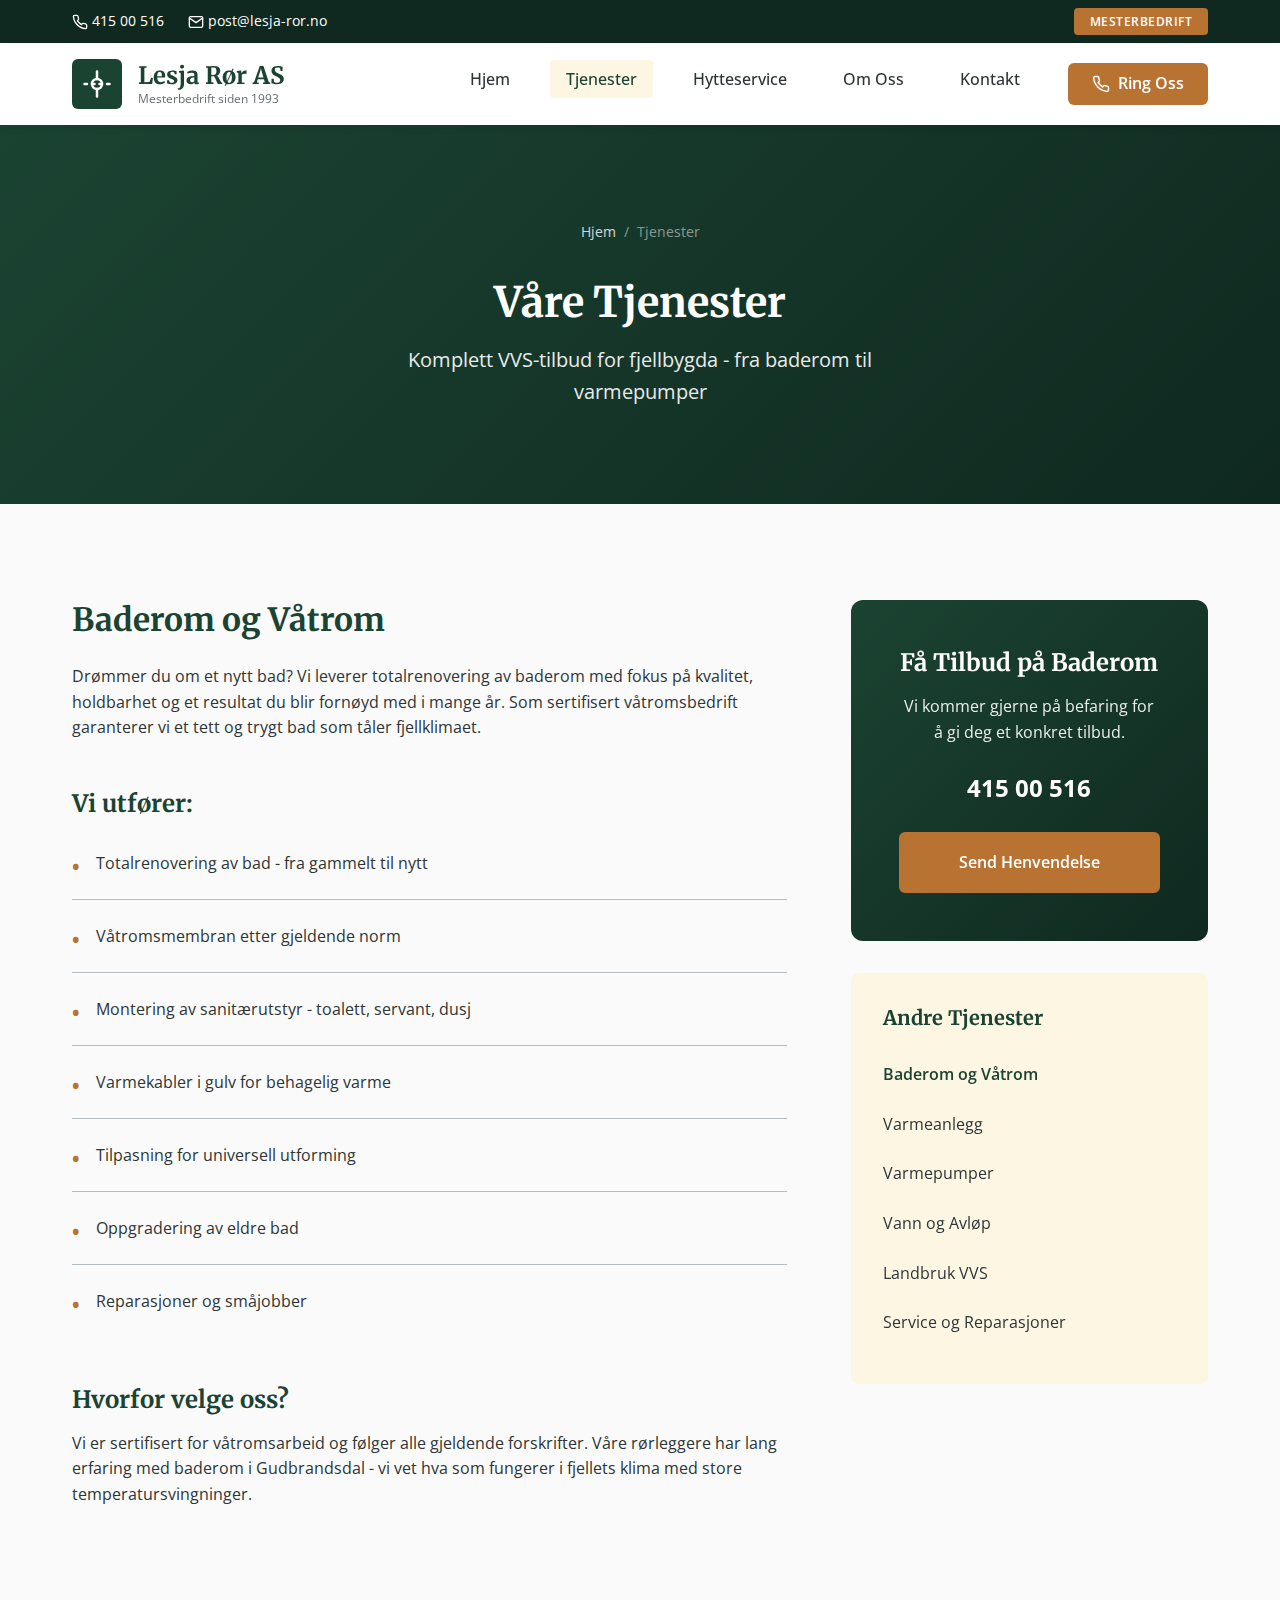
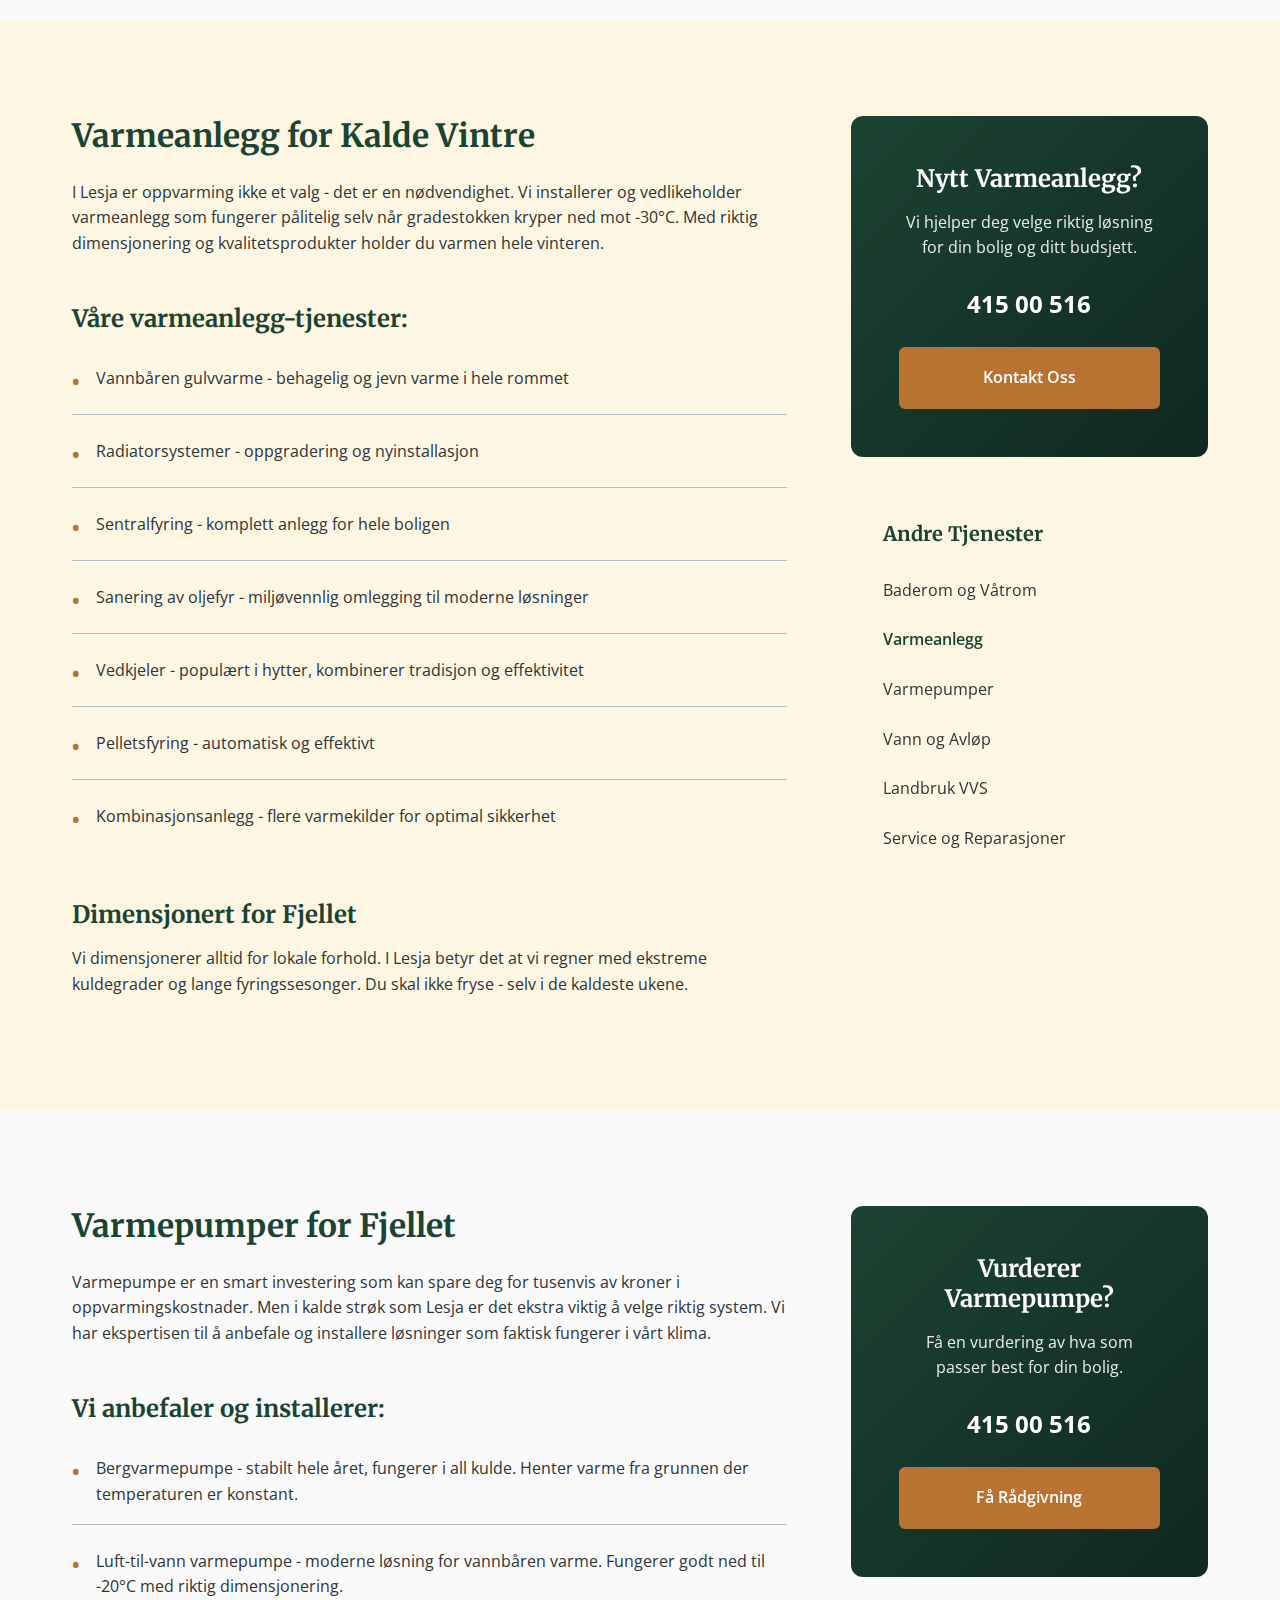
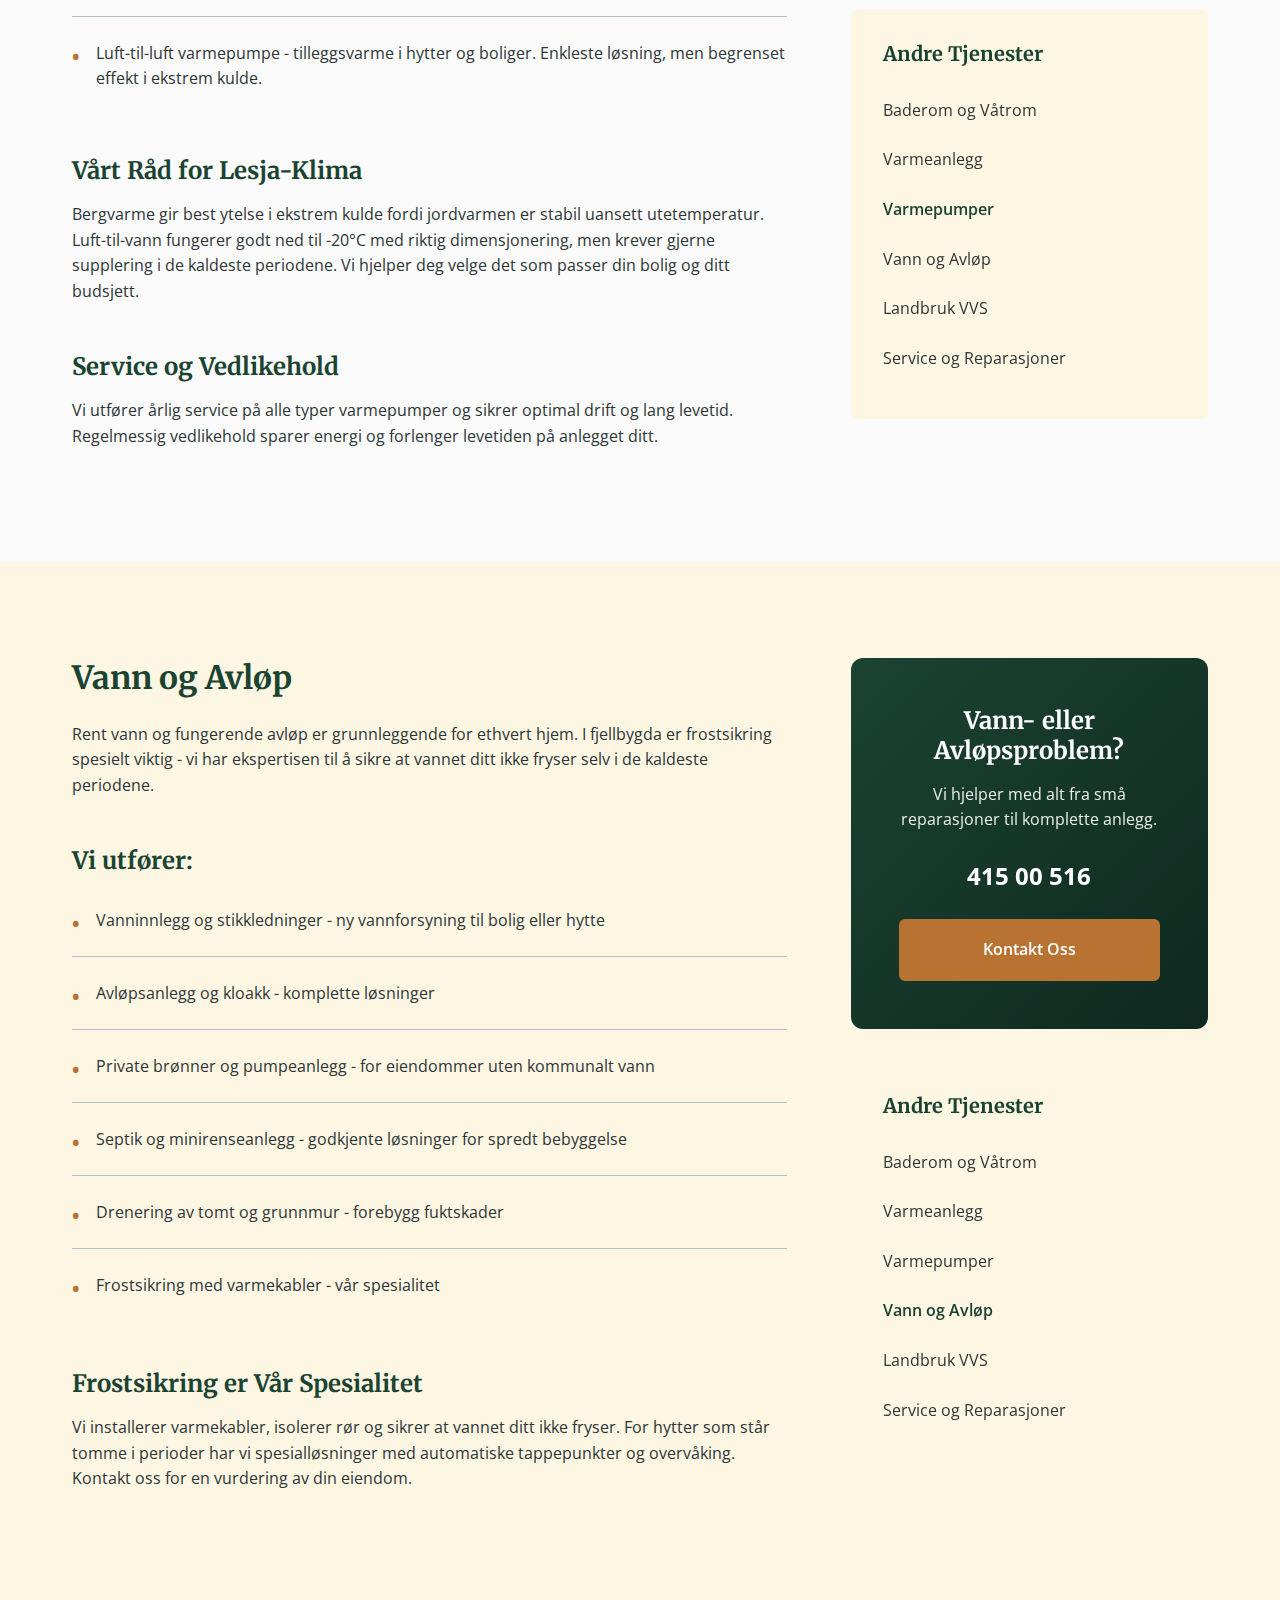
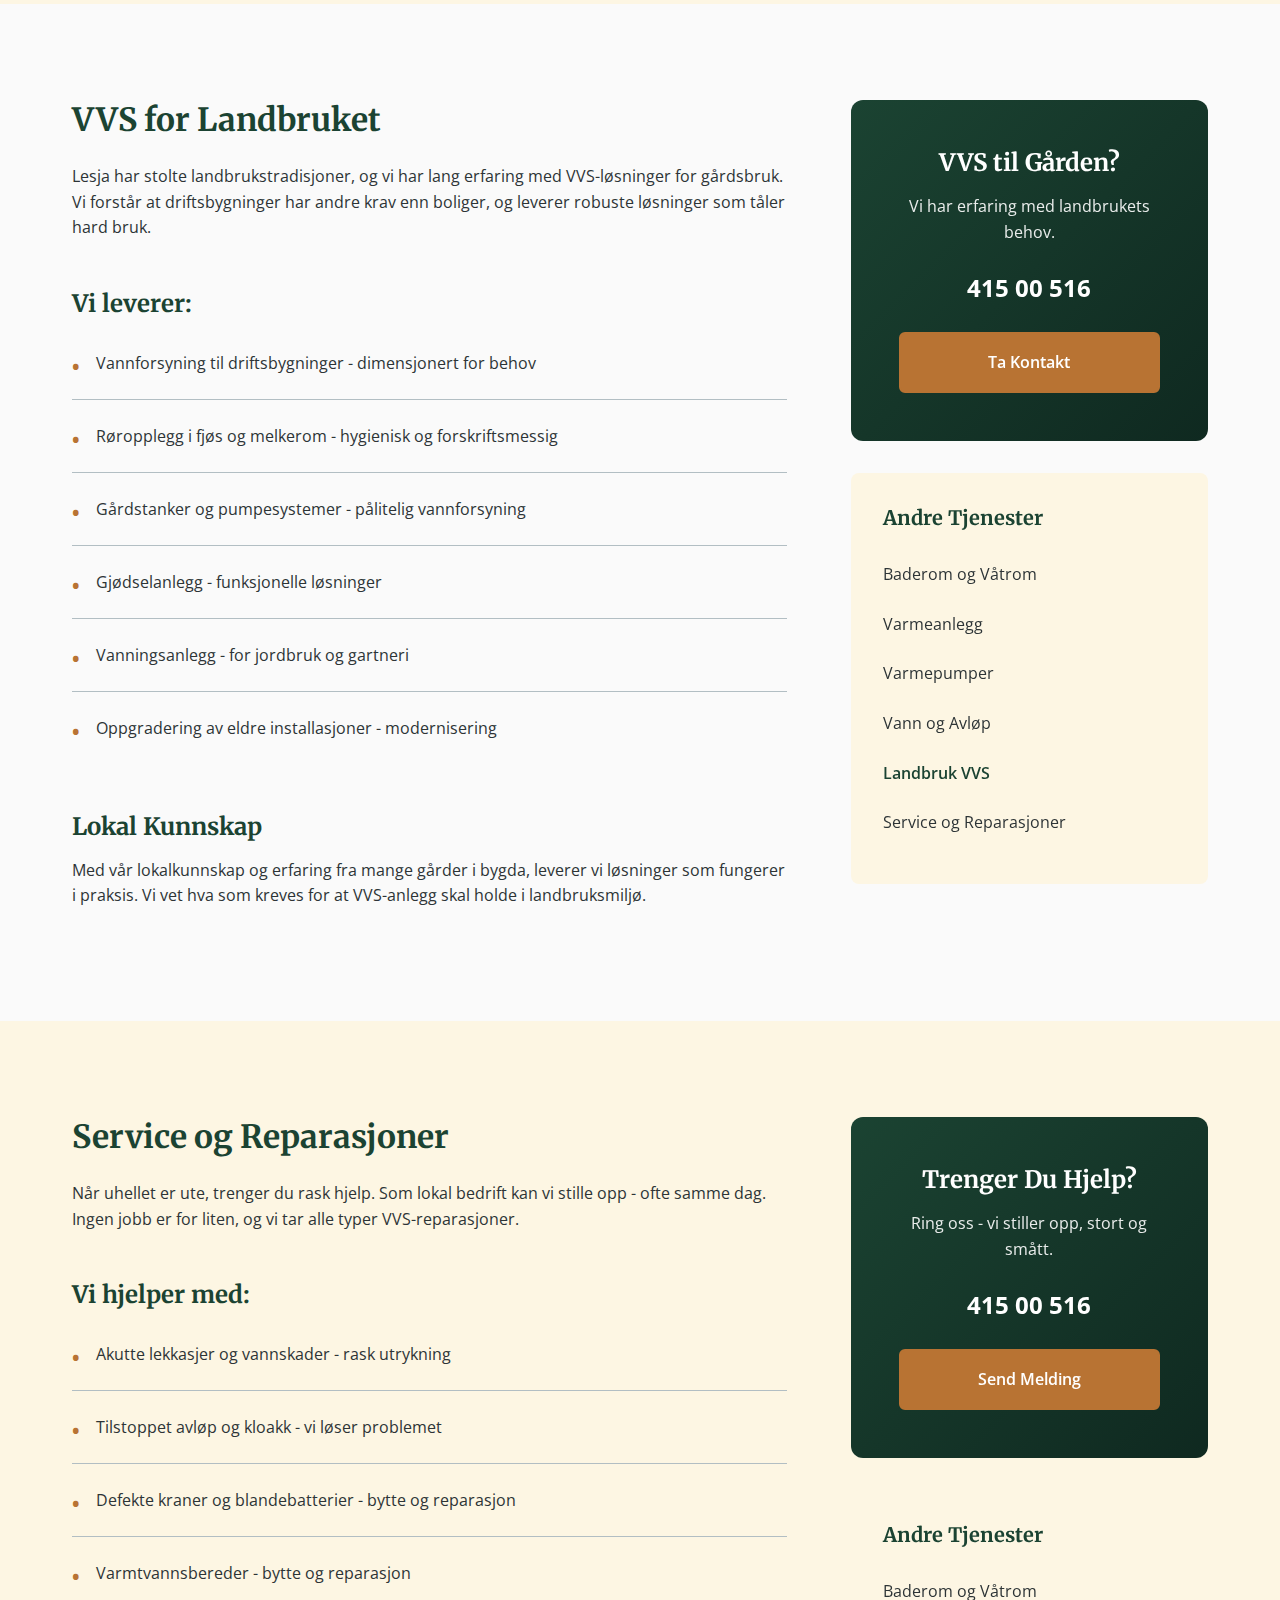
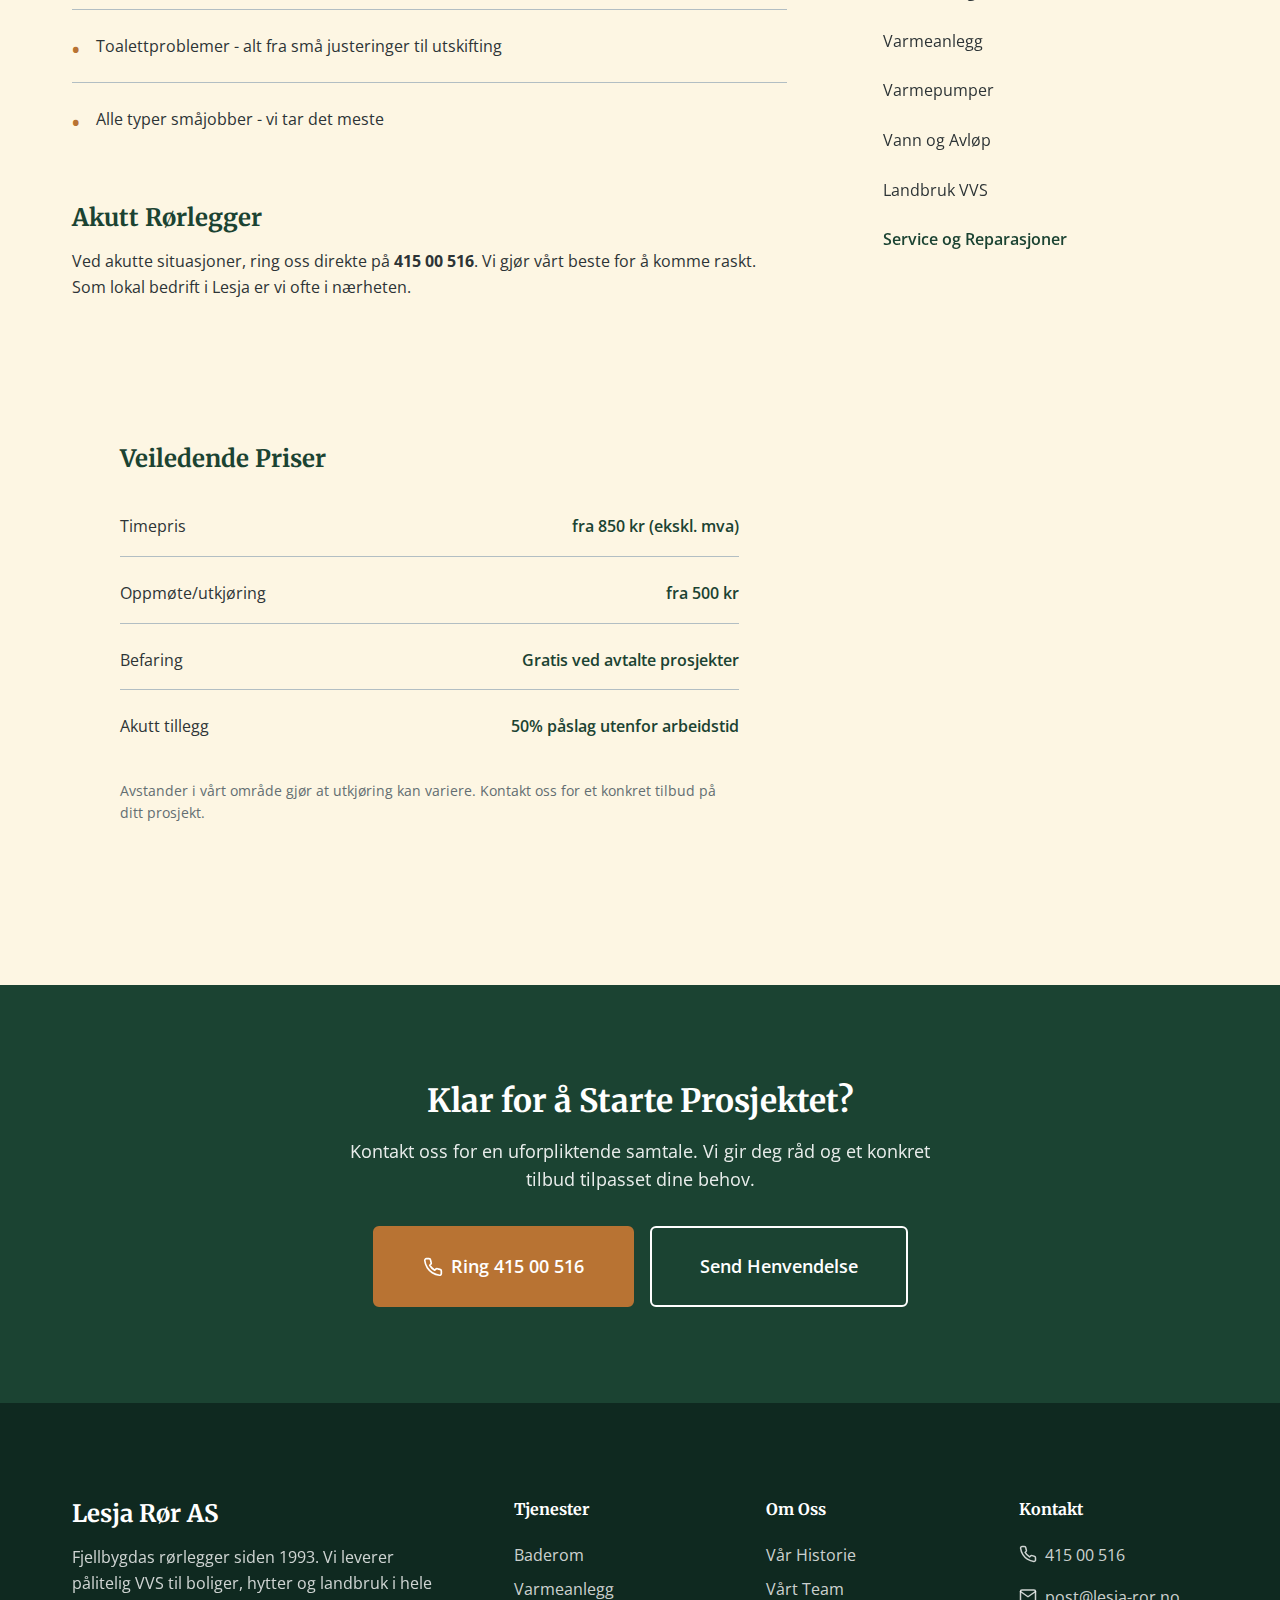
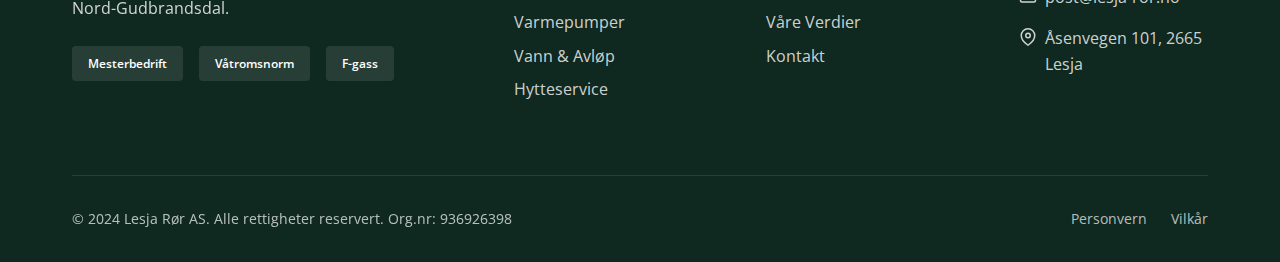
<file: tjenester.html>
<!DOCTYPE html>
<html lang="nb">
<head>
    <meta charset="UTF-8">
    <meta name="viewport" content="width=device-width, initial-scale=1.0">
    <meta http-equiv="X-UA-Compatible" content="IE=edge">

    <!-- Primary Meta Tags -->
    <title>VVS-Tjenester Lesja | Baderom, Varme, Varmepumper | Lesja Rør</title>
    <meta name="description" content="Komplett VVS-tilbud i Lesja og Gudbrandsdal. Baderom, varmeanlegg, varmepumper, vann og avløp. Mesterbedrift-kvalitet.">
    <meta name="keywords" content="vvs tjenester lesja, baderom lesja, varmepumpe lesja, gulvvarme gudbrandsdal, rørlegger tjenester">
    <meta name="author" content="Lesja Rør AS">
    <meta name="robots" content="index, follow">

    <!-- Open Graph -->
    <meta property="og:type" content="website">
    <meta property="og:url" content="https://lesja-ror.no/tjenester.html">
    <meta property="og:title" content="VVS-Tjenester | Lesja Rør AS">
    <meta property="og:description" content="Komplett VVS-tilbud i Lesja og Gudbrandsdal. Baderom, varmeanlegg, varmepumper, vann og avløp.">
    <meta property="og:locale" content="nb_NO">

    <!-- Canonical -->
    <link rel="canonical" href="https://lesja-ror.no/tjenester.html">

    <!-- Favicon -->
    <link rel="icon" type="image/x-icon" href="/favicon.ico">

    <!-- Google Fonts -->
    <link rel="preconnect" href="https://fonts.googleapis.com">
    <link rel="preconnect" href="https://fonts.gstatic.com" crossorigin>
    <link href="https://fonts.googleapis.com/css2?family=Merriweather:wght@400;700&family=Open+Sans:wght@400;500;600;700&display=swap" rel="stylesheet">

    <!-- Stylesheets -->
    <link rel="stylesheet" href="css/style.css">
    <link rel="stylesheet" href="css/responsive.css">
</head>
<body>
    <!-- Skip Link -->
    <a href="#main-content" class="skip-link">Hopp til hovedinnhold</a>

    <!-- Top Bar -->
    <div class="top-bar">
        <div class="container">
            <div class="top-bar-contact">
                <a href="tel:+4741500516">
                    <svg xmlns="http://www.w3.org/2000/svg" width="16" height="16" viewBox="0 0 24 24" fill="none" stroke="currentColor" stroke-width="2" stroke-linecap="round" stroke-linejoin="round"><path d="M22 16.92v3a2 2 0 0 1-2.18 2 19.79 19.79 0 0 1-8.63-3.07 19.5 19.5 0 0 1-6-6 19.79 19.79 0 0 1-3.07-8.67A2 2 0 0 1 4.11 2h3a2 2 0 0 1 2 1.72 12.84 12.84 0 0 0 .7 2.81 2 2 0 0 1-.45 2.11L8.09 9.91a16 16 0 0 0 6 6l1.27-1.27a2 2 0 0 1 2.11-.45 12.84 12.84 0 0 0 2.81.7A2 2 0 0 1 22 16.92z"></path></svg>
                    415 00 516
                </a>
                <a href="mailto:post@lesja-ror.no">
                    <svg xmlns="http://www.w3.org/2000/svg" width="16" height="16" viewBox="0 0 24 24" fill="none" stroke="currentColor" stroke-width="2" stroke-linecap="round" stroke-linejoin="round"><path d="M4 4h16c1.1 0 2 .9 2 2v12c0 1.1-.9 2-2 2H4c-1.1 0-2-.9-2-2V6c0-1.1.9-2 2-2z"></path><polyline points="22,6 12,13 2,6"></polyline></svg>
                    post@lesja-ror.no
                </a>
            </div>
            <span class="top-bar-badge">Mesterbedrift</span>
        </div>
    </div>

    <!-- Header -->
    <header class="header">
        <div class="container">
            <a href="index.html" class="logo">
                <div class="logo-icon">
                    <svg xmlns="http://www.w3.org/2000/svg" width="30" height="30" viewBox="0 0 24 24" fill="none" stroke="currentColor" stroke-width="2" stroke-linecap="round" stroke-linejoin="round">
                        <path d="M12 2v6"></path>
                        <path d="M12 22v-6"></path>
                        <path d="M4 12H2"></path>
                        <path d="M10 12H8"></path>
                        <path d="M16 12h-2"></path>
                        <path d="M22 12h-2"></path>
                        <circle cx="12" cy="12" r="4"></circle>
                    </svg>
                </div>
                <div class="logo-text">
                    <h1>Lesja Rør AS</h1>
                    <span>Mesterbedrift siden 1993</span>
                </div>
            </a>

            <nav class="nav">
                <ul class="nav-menu" id="nav-menu">
                    <li><a href="index.html">Hjem</a></li>
                    <li><a href="tjenester.html" class="active">Tjenester</a></li>
                    <li><a href="hytteservice.html">Hytteservice</a></li>
                    <li><a href="om-oss.html">Om Oss</a></li>
                    <li><a href="kontakt.html">Kontakt</a></li>
                </ul>
                <a href="tel:+4741500516" class="nav-cta">
                    <svg xmlns="http://www.w3.org/2000/svg" width="18" height="18" viewBox="0 0 24 24" fill="none" stroke="currentColor" stroke-width="2" stroke-linecap="round" stroke-linejoin="round"><path d="M22 16.92v3a2 2 0 0 1-2.18 2 19.79 19.79 0 0 1-8.63-3.07 19.5 19.5 0 0 1-6-6 19.79 19.79 0 0 1-3.07-8.67A2 2 0 0 1 4.11 2h3a2 2 0 0 1 2 1.72 12.84 12.84 0 0 0 .7 2.81 2 2 0 0 1-.45 2.11L8.09 9.91a16 16 0 0 0 6 6l1.27-1.27a2 2 0 0 1 2.11-.45 12.84 12.84 0 0 0 2.81.7A2 2 0 0 1 22 16.92z"></path></svg>
                    Ring Oss
                </a>
                <button class="nav-toggle" id="nav-toggle" aria-label="Meny">
                    <span></span>
                    <span></span>
                    <span></span>
                </button>
            </nav>
        </div>
    </header>

    <!-- Main Content -->
    <main id="main-content">
        <!-- Page Header -->
        <section class="page-header">
            <div class="container">
                <nav class="breadcrumbs">
                    <a href="index.html">Hjem</a>
                    <span>/</span>
                    <span>Tjenester</span>
                </nav>
                <h1>Våre Tjenester</h1>
                <p>Komplett VVS-tilbud for fjellbygda - fra baderom til varmepumper</p>
            </div>
        </section>

        <!-- Service 1: Baderom -->
        <section class="section" id="baderom">
            <div class="container">
                <div class="service-detail-grid">
                    <div class="service-detail-content">
                        <h2>Baderom og Våtrom</h2>
                        <p>Drømmer du om et nytt bad? Vi leverer totalrenovering av baderom med fokus på kvalitet, holdbarhet og et resultat du blir fornøyd med i mange år. Som sertifisert våtromsbedrift garanterer vi et tett og trygt bad som tåler fjellklimaet.</p>

                        <h3>Vi utfører:</h3>
                        <ul class="service-list">
                            <li>Totalrenovering av bad - fra gammelt til nytt</li>
                            <li>Våtromsmembran etter gjeldende norm</li>
                            <li>Montering av sanitærutstyr - toalett, servant, dusj</li>
                            <li>Varmekabler i gulv for behagelig varme</li>
                            <li>Tilpasning for universell utforming</li>
                            <li>Oppgradering av eldre bad</li>
                            <li>Reparasjoner og småjobber</li>
                        </ul>

                        <h3>Hvorfor velge oss?</h3>
                        <p>Vi er sertifisert for våtromsarbeid og følger alle gjeldende forskrifter. Våre rørleggere har lang erfaring med baderom i Gudbrandsdal - vi vet hva som fungerer i fjellets klima med store temperatursvingninger.</p>
                    </div>

                    <aside class="service-sidebar">
                        <div class="sidebar-cta">
                            <h3>Få Tilbud på Baderom</h3>
                            <p>Vi kommer gjerne på befaring for å gi deg et konkret tilbud.</p>
                            <span class="phone"><a href="tel:+4741500516">415 00 516</a></span>
                            <a href="kontakt.html" class="btn btn--primary btn--block">Send Henvendelse</a>
                        </div>

                        <div class="sidebar-services">
                            <h4>Andre Tjenester</h4>
                            <ul>
                                <li><a href="#baderom" class="active">Baderom og Våtrom</a></li>
                                <li><a href="#varmeanlegg">Varmeanlegg</a></li>
                                <li><a href="#varmepumper">Varmepumper</a></li>
                                <li><a href="#vann-avlop">Vann og Avløp</a></li>
                                <li><a href="#landbruk">Landbruk VVS</a></li>
                                <li><a href="#service">Service og Reparasjoner</a></li>
                            </ul>
                        </div>
                    </aside>
                </div>
            </div>
        </section>

        <!-- Service 2: Varmeanlegg -->
        <section class="section section--cream" id="varmeanlegg">
            <div class="container">
                <div class="service-detail-grid">
                    <div class="service-detail-content">
                        <h2>Varmeanlegg for Kalde Vintre</h2>
                        <p>I Lesja er oppvarming ikke et valg - det er en nødvendighet. Vi installerer og vedlikeholder varmeanlegg som fungerer pålitelig selv når gradestokken kryper ned mot -30°C. Med riktig dimensjonering og kvalitetsprodukter holder du varmen hele vinteren.</p>

                        <h3>Våre varmeanlegg-tjenester:</h3>
                        <ul class="service-list">
                            <li>Vannbåren gulvvarme - behagelig og jevn varme i hele rommet</li>
                            <li>Radiatorsystemer - oppgradering og nyinstallasjon</li>
                            <li>Sentralfyring - komplett anlegg for hele boligen</li>
                            <li>Sanering av oljefyr - miljøvennlig omlegging til moderne løsninger</li>
                            <li>Vedkjeler - populært i hytter, kombinerer tradisjon og effektivitet</li>
                            <li>Pelletsfyring - automatisk og effektivt</li>
                            <li>Kombinasjonsanlegg - flere varmekilder for optimal sikkerhet</li>
                        </ul>

                        <h3>Dimensjonert for Fjellet</h3>
                        <p>Vi dimensjonerer alltid for lokale forhold. I Lesja betyr det at vi regner med ekstreme kuldegrader og lange fyringssesonger. Du skal ikke fryse - selv i de kaldeste ukene.</p>
                    </div>

                    <aside class="service-sidebar">
                        <div class="sidebar-cta">
                            <h3>Nytt Varmeanlegg?</h3>
                            <p>Vi hjelper deg velge riktig løsning for din bolig og ditt budsjett.</p>
                            <span class="phone"><a href="tel:+4741500516">415 00 516</a></span>
                            <a href="kontakt.html" class="btn btn--primary btn--block">Kontakt Oss</a>
                        </div>

                        <div class="sidebar-services">
                            <h4>Andre Tjenester</h4>
                            <ul>
                                <li><a href="#baderom">Baderom og Våtrom</a></li>
                                <li><a href="#varmeanlegg" class="active">Varmeanlegg</a></li>
                                <li><a href="#varmepumper">Varmepumper</a></li>
                                <li><a href="#vann-avlop">Vann og Avløp</a></li>
                                <li><a href="#landbruk">Landbruk VVS</a></li>
                                <li><a href="#service">Service og Reparasjoner</a></li>
                            </ul>
                        </div>
                    </aside>
                </div>
            </div>
        </section>

        <!-- Service 3: Varmepumper -->
        <section class="section" id="varmepumper">
            <div class="container">
                <div class="service-detail-grid">
                    <div class="service-detail-content">
                        <h2>Varmepumper for Fjellet</h2>
                        <p>Varmepumpe er en smart investering som kan spare deg for tusenvis av kroner i oppvarmingskostnader. Men i kalde strøk som Lesja er det ekstra viktig å velge riktig system. Vi har ekspertisen til å anbefale og installere løsninger som faktisk fungerer i vårt klima.</p>

                        <h3>Vi anbefaler og installerer:</h3>
                        <ul class="service-list">
                            <li>Bergvarmepumpe - stabilt hele året, fungerer i all kulde. Henter varme fra grunnen der temperaturen er konstant.</li>
                            <li>Luft-til-vann varmepumpe - moderne løsning for vannbåren varme. Fungerer godt ned til -20°C med riktig dimensjonering.</li>
                            <li>Luft-til-luft varmepumpe - tilleggsvarme i hytter og boliger. Enkleste løsning, men begrenset effekt i ekstrem kulde.</li>
                        </ul>

                        <h3>Vårt Råd for Lesja-Klima</h3>
                        <p>Bergvarme gir best ytelse i ekstrem kulde fordi jordvarmen er stabil uansett utetemperatur. Luft-til-vann fungerer godt ned til -20°C med riktig dimensjonering, men krever gjerne supplering i de kaldeste periodene. Vi hjelper deg velge det som passer din bolig og ditt budsjett.</p>

                        <h3>Service og Vedlikehold</h3>
                        <p>Vi utfører årlig service på alle typer varmepumper og sikrer optimal drift og lang levetid. Regelmessig vedlikehold sparer energi og forlenger levetiden på anlegget ditt.</p>
                    </div>

                    <aside class="service-sidebar">
                        <div class="sidebar-cta">
                            <h3>Vurderer Varmepumpe?</h3>
                            <p>Få en vurdering av hva som passer best for din bolig.</p>
                            <span class="phone"><a href="tel:+4741500516">415 00 516</a></span>
                            <a href="kontakt.html" class="btn btn--primary btn--block">Få Rådgivning</a>
                        </div>

                        <div class="sidebar-services">
                            <h4>Andre Tjenester</h4>
                            <ul>
                                <li><a href="#baderom">Baderom og Våtrom</a></li>
                                <li><a href="#varmeanlegg">Varmeanlegg</a></li>
                                <li><a href="#varmepumper" class="active">Varmepumper</a></li>
                                <li><a href="#vann-avlop">Vann og Avløp</a></li>
                                <li><a href="#landbruk">Landbruk VVS</a></li>
                                <li><a href="#service">Service og Reparasjoner</a></li>
                            </ul>
                        </div>
                    </aside>
                </div>
            </div>
        </section>

        <!-- Service 4: Vann og Avløp -->
        <section class="section section--cream" id="vann-avlop">
            <div class="container">
                <div class="service-detail-grid">
                    <div class="service-detail-content">
                        <h2>Vann og Avløp</h2>
                        <p>Rent vann og fungerende avløp er grunnleggende for ethvert hjem. I fjellbygda er frostsikring spesielt viktig - vi har ekspertisen til å sikre at vannet ditt ikke fryser selv i de kaldeste periodene.</p>

                        <h3>Vi utfører:</h3>
                        <ul class="service-list">
                            <li>Vanninnlegg og stikkledninger - ny vannforsyning til bolig eller hytte</li>
                            <li>Avløpsanlegg og kloakk - komplette løsninger</li>
                            <li>Private brønner og pumpeanlegg - for eiendommer uten kommunalt vann</li>
                            <li>Septik og minirenseanlegg - godkjente løsninger for spredt bebyggelse</li>
                            <li>Drenering av tomt og grunnmur - forebygg fuktskader</li>
                            <li>Frostsikring med varmekabler - vår spesialitet</li>
                        </ul>

                        <h3>Frostsikring er Vår Spesialitet</h3>
                        <p>Vi installerer varmekabler, isolerer rør og sikrer at vannet ditt ikke fryser. For hytter som står tomme i perioder har vi spesialløsninger med automatiske tappepunkter og overvåking. Kontakt oss for en vurdering av din eiendom.</p>
                    </div>

                    <aside class="service-sidebar">
                        <div class="sidebar-cta">
                            <h3>Vann- eller Avløpsproblem?</h3>
                            <p>Vi hjelper med alt fra små reparasjoner til komplette anlegg.</p>
                            <span class="phone"><a href="tel:+4741500516">415 00 516</a></span>
                            <a href="kontakt.html" class="btn btn--primary btn--block">Kontakt Oss</a>
                        </div>

                        <div class="sidebar-services">
                            <h4>Andre Tjenester</h4>
                            <ul>
                                <li><a href="#baderom">Baderom og Våtrom</a></li>
                                <li><a href="#varmeanlegg">Varmeanlegg</a></li>
                                <li><a href="#varmepumper">Varmepumper</a></li>
                                <li><a href="#vann-avlop" class="active">Vann og Avløp</a></li>
                                <li><a href="#landbruk">Landbruk VVS</a></li>
                                <li><a href="#service">Service og Reparasjoner</a></li>
                            </ul>
                        </div>
                    </aside>
                </div>
            </div>
        </section>

        <!-- Service 5: Landbruk -->
        <section class="section" id="landbruk">
            <div class="container">
                <div class="service-detail-grid">
                    <div class="service-detail-content">
                        <h2>VVS for Landbruket</h2>
                        <p>Lesja har stolte landbrukstradisjoner, og vi har lang erfaring med VVS-løsninger for gårdsbruk. Vi forstår at driftsbygninger har andre krav enn boliger, og leverer robuste løsninger som tåler hard bruk.</p>

                        <h3>Vi leverer:</h3>
                        <ul class="service-list">
                            <li>Vannforsyning til driftsbygninger - dimensjonert for behov</li>
                            <li>Røropplegg i fjøs og melkerom - hygienisk og forskriftsmessig</li>
                            <li>Gårdstanker og pumpesystemer - pålitelig vannforsyning</li>
                            <li>Gjødselanlegg - funksjonelle løsninger</li>
                            <li>Vanningsanlegg - for jordbruk og gartneri</li>
                            <li>Oppgradering av eldre installasjoner - modernisering</li>
                        </ul>

                        <h3>Lokal Kunnskap</h3>
                        <p>Med vår lokalkunnskap og erfaring fra mange gårder i bygda, leverer vi løsninger som fungerer i praksis. Vi vet hva som kreves for at VVS-anlegg skal holde i landbruksmiljø.</p>
                    </div>

                    <aside class="service-sidebar">
                        <div class="sidebar-cta">
                            <h3>VVS til Gården?</h3>
                            <p>Vi har erfaring med landbrukets behov.</p>
                            <span class="phone"><a href="tel:+4741500516">415 00 516</a></span>
                            <a href="kontakt.html" class="btn btn--primary btn--block">Ta Kontakt</a>
                        </div>

                        <div class="sidebar-services">
                            <h4>Andre Tjenester</h4>
                            <ul>
                                <li><a href="#baderom">Baderom og Våtrom</a></li>
                                <li><a href="#varmeanlegg">Varmeanlegg</a></li>
                                <li><a href="#varmepumper">Varmepumper</a></li>
                                <li><a href="#vann-avlop">Vann og Avløp</a></li>
                                <li><a href="#landbruk" class="active">Landbruk VVS</a></li>
                                <li><a href="#service">Service og Reparasjoner</a></li>
                            </ul>
                        </div>
                    </aside>
                </div>
            </div>
        </section>

        <!-- Service 6: Service og Reparasjoner -->
        <section class="section section--cream" id="service">
            <div class="container">
                <div class="service-detail-grid">
                    <div class="service-detail-content">
                        <h2>Service og Reparasjoner</h2>
                        <p>Når uhellet er ute, trenger du rask hjelp. Som lokal bedrift kan vi stille opp - ofte samme dag. Ingen jobb er for liten, og vi tar alle typer VVS-reparasjoner.</p>

                        <h3>Vi hjelper med:</h3>
                        <ul class="service-list">
                            <li>Akutte lekkasjer og vannskader - rask utrykning</li>
                            <li>Tilstoppet avløp og kloakk - vi løser problemet</li>
                            <li>Defekte kraner og blandebatterier - bytte og reparasjon</li>
                            <li>Varmtvannsbereder - bytte og reparasjon</li>
                            <li>Toalettproblemer - alt fra små justeringer til utskifting</li>
                            <li>Alle typer småjobber - vi tar det meste</li>
                        </ul>

                        <h3>Akutt Rørlegger</h3>
                        <p>Ved akutte situasjoner, ring oss direkte på <strong>415 00 516</strong>. Vi gjør vårt beste for å komme raskt. Som lokal bedrift i Lesja er vi ofte i nærheten.</p>

                        <div class="pricing-box">
                            <h3>Veiledende Priser</h3>
                            <ul class="pricing-list">
                                <li>
                                    <span class="label">Timepris</span>
                                    <span class="price">fra 850 kr (ekskl. mva)</span>
                                </li>
                                <li>
                                    <span class="label">Oppmøte/utkjøring</span>
                                    <span class="price">fra 500 kr</span>
                                </li>
                                <li>
                                    <span class="label">Befaring</span>
                                    <span class="price">Gratis ved avtalte prosjekter</span>
                                </li>
                                <li>
                                    <span class="label">Akutt tillegg</span>
                                    <span class="price">50% påslag utenfor arbeidstid</span>
                                </li>
                            </ul>
                            <p class="pricing-note">Avstander i vårt område gjør at utkjøring kan variere. Kontakt oss for et konkret tilbud på ditt prosjekt.</p>
                        </div>
                    </div>

                    <aside class="service-sidebar">
                        <div class="sidebar-cta">
                            <h3>Trenger Du Hjelp?</h3>
                            <p>Ring oss - vi stiller opp, stort og smått.</p>
                            <span class="phone"><a href="tel:+4741500516">415 00 516</a></span>
                            <a href="kontakt.html" class="btn btn--primary btn--block">Send Melding</a>
                        </div>

                        <div class="sidebar-services">
                            <h4>Andre Tjenester</h4>
                            <ul>
                                <li><a href="#baderom">Baderom og Våtrom</a></li>
                                <li><a href="#varmeanlegg">Varmeanlegg</a></li>
                                <li><a href="#varmepumper">Varmepumper</a></li>
                                <li><a href="#vann-avlop">Vann og Avløp</a></li>
                                <li><a href="#landbruk">Landbruk VVS</a></li>
                                <li><a href="#service" class="active">Service og Reparasjoner</a></li>
                            </ul>
                        </div>
                    </aside>
                </div>
            </div>
        </section>

        <!-- CTA Section -->
        <section class="section section--primary cta-section">
            <div class="container">
                <h2>Klar for å Starte Prosjektet?</h2>
                <p>Kontakt oss for en uforpliktende samtale. Vi gir deg råd og et konkret tilbud tilpasset dine behov.</p>
                <div class="cta-buttons">
                    <a href="tel:+4741500516" class="btn btn--primary btn--large">
                        <svg xmlns="http://www.w3.org/2000/svg" width="20" height="20" viewBox="0 0 24 24" fill="none" stroke="currentColor" stroke-width="2" stroke-linecap="round" stroke-linejoin="round"><path d="M22 16.92v3a2 2 0 0 1-2.18 2 19.79 19.79 0 0 1-8.63-3.07 19.5 19.5 0 0 1-6-6 19.79 19.79 0 0 1-3.07-8.67A2 2 0 0 1 4.11 2h3a2 2 0 0 1 2 1.72 12.84 12.84 0 0 0 .7 2.81 2 2 0 0 1-.45 2.11L8.09 9.91a16 16 0 0 0 6 6l1.27-1.27a2 2 0 0 1 2.11-.45 12.84 12.84 0 0 0 2.81.7A2 2 0 0 1 22 16.92z"></path></svg>
                        Ring 415 00 516
                    </a>
                    <a href="kontakt.html" class="btn btn--secondary btn--large">Send Henvendelse</a>
                </div>
            </div>
        </section>
    </main>

    <!-- Footer -->
    <footer class="footer">
        <div class="container">
            <div class="footer-grid">
                <div class="footer-brand">
                    <h3>Lesja Rør AS</h3>
                    <p>Fjellbygdas rørlegger siden 1993. Vi leverer pålitelig VVS til boliger, hytter og landbruk i hele Nord-Gudbrandsdal.</p>
                    <div class="footer-certifications">
                        <span class="footer-cert">Mesterbedrift</span>
                        <span class="footer-cert">Våtromsnorm</span>
                        <span class="footer-cert">F-gass</span>
                    </div>
                </div>

                <div class="footer-links">
                    <h4>Tjenester</h4>
                    <ul>
                        <li><a href="tjenester.html#baderom">Baderom</a></li>
                        <li><a href="tjenester.html#varmeanlegg">Varmeanlegg</a></li>
                        <li><a href="tjenester.html#varmepumper">Varmepumper</a></li>
                        <li><a href="tjenester.html#vann-avlop">Vann & Avløp</a></li>
                        <li><a href="hytteservice.html">Hytteservice</a></li>
                    </ul>
                </div>

                <div class="footer-links">
                    <h4>Om Oss</h4>
                    <ul>
                        <li><a href="om-oss.html">Vår Historie</a></li>
                        <li><a href="om-oss.html#team">Vårt Team</a></li>
                        <li><a href="om-oss.html#verdier">Våre Verdier</a></li>
                        <li><a href="kontakt.html">Kontakt</a></li>
                    </ul>
                </div>

                <div class="footer-contact">
                    <h4>Kontakt</h4>
                    <div class="footer-contact-item">
                        <svg xmlns="http://www.w3.org/2000/svg" width="18" height="18" viewBox="0 0 24 24" fill="none" stroke="currentColor" stroke-width="2" stroke-linecap="round" stroke-linejoin="round"><path d="M22 16.92v3a2 2 0 0 1-2.18 2 19.79 19.79 0 0 1-8.63-3.07 19.5 19.5 0 0 1-6-6 19.79 19.79 0 0 1-3.07-8.67A2 2 0 0 1 4.11 2h3a2 2 0 0 1 2 1.72 12.84 12.84 0 0 0 .7 2.81 2 2 0 0 1-.45 2.11L8.09 9.91a16 16 0 0 0 6 6l1.27-1.27a2 2 0 0 1 2.11-.45 12.84 12.84 0 0 0 2.81.7A2 2 0 0 1 22 16.92z"></path></svg>
                        <a href="tel:+4741500516">415 00 516</a>
                    </div>
                    <div class="footer-contact-item">
                        <svg xmlns="http://www.w3.org/2000/svg" width="18" height="18" viewBox="0 0 24 24" fill="none" stroke="currentColor" stroke-width="2" stroke-linecap="round" stroke-linejoin="round"><path d="M4 4h16c1.1 0 2 .9 2 2v12c0 1.1-.9 2-2 2H4c-1.1 0-2-.9-2-2V6c0-1.1.9-2 2-2z"></path><polyline points="22,6 12,13 2,6"></polyline></svg>
                        <a href="mailto:post@lesja-ror.no">post@lesja-ror.no</a>
                    </div>
                    <div class="footer-contact-item">
                        <svg xmlns="http://www.w3.org/2000/svg" width="18" height="18" viewBox="0 0 24 24" fill="none" stroke="currentColor" stroke-width="2" stroke-linecap="round" stroke-linejoin="round"><path d="M21 10c0 7-9 13-9 13s-9-6-9-13a9 9 0 0 1 18 0z"></path><circle cx="12" cy="10" r="3"></circle></svg>
                        <span>Åsenvegen 101, 2665 Lesja</span>
                    </div>
                </div>
            </div>

            <div class="footer-bottom">
                <p>&copy; 2024 Lesja Rør AS. Alle rettigheter reservert. Org.nr: 936926398</p>
                <div class="footer-bottom-links">
                    <a href="#">Personvern</a>
                    <a href="#">Vilkår</a>
                </div>
            </div>
        </div>
    </footer>

    <!-- JavaScript -->
    <script src="js/main.js"></script>
</body>
</html>
</file>
<file: css/style.css>
/* ===================================
   Lesja Rør AS - Main Stylesheet
   Professional VVS Website
   =================================== */

/* CSS Custom Properties */
:root {
    /* Colors */
    --color-primary: #1B4332;
    --color-primary-dark: #0F2920;
    --color-primary-light: #2D6A4F;
    --color-secondary: #B87333;
    --color-secondary-dark: #9A5F2A;
    --color-secondary-light: #D4915A;
    --color-accent: #A8DADC;
    --color-accent-dark: #7EC8CB;
    --color-light: #FAFAFA;
    --color-cream: #FDF6E3;
    --color-dark: #2D3436;
    --color-gray: #636E72;
    --color-gray-light: #B2BEC3;
    --color-white: #FFFFFF;
    --color-success: #27ae60;
    --color-error: #e74c3c;

    /* Typography */
    --font-heading: 'Merriweather', Georgia, serif;
    --font-body: 'Open Sans', -apple-system, BlinkMacSystemFont, sans-serif;

    /* Spacing */
    --space-xs: 0.25rem;
    --space-sm: 0.5rem;
    --space-md: 1rem;
    --space-lg: 1.5rem;
    --space-xl: 2rem;
    --space-2xl: 3rem;
    --space-3xl: 4rem;
    --space-4xl: 6rem;

    /* Border Radius */
    --radius-sm: 4px;
    --radius-md: 6px;
    --radius-lg: 8px;
    --radius-xl: 12px;

    /* Shadows */
    --shadow-sm: 0 1px 2px rgba(0,0,0,0.05);
    --shadow-md: 0 4px 6px rgba(0,0,0,0.07);
    --shadow-lg: 0 10px 20px rgba(0,0,0,0.1);
    --shadow-xl: 0 20px 40px rgba(0,0,0,0.12);

    /* Transitions */
    --transition-fast: 150ms ease;
    --transition-base: 250ms ease;
    --transition-slow: 350ms ease;

    /* Container */
    --container-max: 1200px;
    --container-padding: 1.5rem;
}

/* Reset & Base */
*, *::before, *::after {
    box-sizing: border-box;
    margin: 0;
    padding: 0;
}

html {
    scroll-behavior: smooth;
    font-size: 16px;
}

body {
    font-family: var(--font-body);
    font-size: 1rem;
    line-height: 1.6;
    color: var(--color-dark);
    background-color: var(--color-light);
    -webkit-font-smoothing: antialiased;
    -moz-osx-font-smoothing: grayscale;
}

/* Typography */
h1, h2, h3, h4, h5, h6 {
    font-family: var(--font-heading);
    font-weight: 700;
    line-height: 1.25;
    color: var(--color-primary);
    margin-bottom: var(--space-md);
}

h1 {
    font-size: 2.625rem;
}

h2 {
    font-size: 2rem;
}

h3 {
    font-size: 1.5rem;
}

h4 {
    font-size: 1.25rem;
}

p {
    margin-bottom: var(--space-md);
}

a {
    color: var(--color-secondary);
    text-decoration: none;
    transition: color var(--transition-fast);
}

a:hover {
    color: var(--color-secondary-dark);
}

ul, ol {
    padding-left: var(--space-lg);
    margin-bottom: var(--space-md);
}

li {
    margin-bottom: var(--space-sm);
}

img {
    max-width: 100%;
    height: auto;
    display: block;
}

/* Container */
.container {
    width: 100%;
    max-width: var(--container-max);
    margin: 0 auto;
    padding: 0 var(--container-padding);
}

/* Section */
.section {
    padding: var(--space-4xl) 0;
}

.section--cream {
    background-color: var(--color-cream);
}

.section--primary {
    background-color: var(--color-primary);
    color: var(--color-white);
}

.section--primary h2,
.section--primary h3 {
    color: var(--color-white);
}

.section-header {
    text-align: center;
    margin-bottom: var(--space-3xl);
}

.section-header h2 {
    margin-bottom: var(--space-md);
}

.section-header p {
    font-size: 1.125rem;
    color: var(--color-gray);
    max-width: 600px;
    margin: 0 auto;
}

/* ===================================
   HEADER & NAVIGATION
   =================================== */

/* Top Bar */
.top-bar {
    background-color: var(--color-primary-dark);
    color: var(--color-white);
    padding: var(--space-sm) 0;
    font-size: 0.875rem;
}

.top-bar .container {
    display: flex;
    justify-content: space-between;
    align-items: center;
    flex-wrap: wrap;
    gap: var(--space-sm);
}

.top-bar-contact {
    display: flex;
    align-items: center;
    gap: var(--space-lg);
}

.top-bar-contact a {
    color: var(--color-white);
    display: flex;
    align-items: center;
    gap: var(--space-xs);
}

.top-bar-contact a:hover {
    color: var(--color-accent);
}

.top-bar-badge {
    background-color: var(--color-secondary);
    padding: var(--space-xs) var(--space-md);
    border-radius: var(--radius-sm);
    font-weight: 600;
    font-size: 0.75rem;
    text-transform: uppercase;
    letter-spacing: 0.5px;
}

/* Main Header */
.header {
    background-color: var(--color-white);
    box-shadow: var(--shadow-md);
    position: sticky;
    top: 0;
    z-index: 1000;
}

.header .container {
    display: flex;
    justify-content: space-between;
    align-items: center;
    padding-top: var(--space-md);
    padding-bottom: var(--space-md);
}

.logo {
    display: flex;
    align-items: center;
    gap: var(--space-md);
}

.logo-icon {
    width: 50px;
    height: 50px;
    background-color: var(--color-primary);
    border-radius: var(--radius-md);
    display: flex;
    align-items: center;
    justify-content: center;
    color: var(--color-white);
}

.logo-icon svg {
    width: 30px;
    height: 30px;
}

.logo-text h1 {
    font-size: 1.5rem;
    margin-bottom: 0;
    color: var(--color-primary);
}

.logo-text span {
    font-size: 0.75rem;
    color: var(--color-gray);
    display: block;
    margin-top: -2px;
}

/* Navigation */
.nav {
    display: flex;
    align-items: center;
    gap: var(--space-xl);
}

.nav-menu {
    display: flex;
    list-style: none;
    gap: var(--space-lg);
    margin: 0;
    padding: 0;
}

.nav-menu a {
    color: var(--color-dark);
    font-weight: 500;
    padding: var(--space-sm) var(--space-md);
    border-radius: var(--radius-sm);
    transition: all var(--transition-fast);
}

.nav-menu a:hover,
.nav-menu a.active {
    color: var(--color-primary);
    background-color: var(--color-cream);
}

.nav-cta {
    display: flex;
    align-items: center;
    gap: var(--space-sm);
    background-color: var(--color-secondary);
    color: var(--color-white) !important;
    padding: var(--space-sm) var(--space-lg);
    border-radius: var(--radius-md);
    font-weight: 600;
}

.nav-cta:hover {
    background-color: var(--color-secondary-dark);
    color: var(--color-white) !important;
}

/* Mobile Menu Toggle */
.nav-toggle {
    display: none;
    background: none;
    border: none;
    cursor: pointer;
    padding: var(--space-sm);
}

.nav-toggle span {
    display: block;
    width: 24px;
    height: 2px;
    background-color: var(--color-dark);
    margin: 5px 0;
    transition: var(--transition-fast);
}

/* ===================================
   HERO SECTION
   =================================== */

.hero {
    position: relative;
    background: linear-gradient(135deg, var(--color-primary) 0%, var(--color-primary-dark) 100%);
    color: var(--color-white);
    padding: var(--space-4xl) 0;
    overflow: hidden;
}

.hero::before {
    content: '';
    position: absolute;
    top: 0;
    right: 0;
    bottom: 0;
    left: 50%;
    background: url('../images/hero/hero-bg.jpg') center/cover no-repeat;
    opacity: 0.3;
}

.hero .container {
    position: relative;
    z-index: 1;
    display: grid;
    grid-template-columns: 1fr 1fr;
    gap: var(--space-3xl);
    align-items: center;
}

.hero-content {
    max-width: 560px;
}

.hero-badge {
    display: inline-flex;
    align-items: center;
    gap: var(--space-sm);
    background-color: rgba(255,255,255,0.15);
    padding: var(--space-sm) var(--space-md);
    border-radius: var(--radius-xl);
    font-size: 0.875rem;
    margin-bottom: var(--space-lg);
}

.hero h1 {
    font-size: 3rem;
    color: var(--color-white);
    margin-bottom: var(--space-lg);
    line-height: 1.2;
}

.hero-subtitle {
    font-size: 1.25rem;
    opacity: 0.9;
    margin-bottom: var(--space-xl);
    line-height: 1.6;
}

.hero-buttons {
    display: flex;
    gap: var(--space-md);
    flex-wrap: wrap;
}

.hero-image {
    position: relative;
}

.hero-image img {
    border-radius: var(--radius-xl);
    box-shadow: var(--shadow-xl);
}

/* ===================================
   BUTTONS
   =================================== */

.btn {
    display: inline-flex;
    align-items: center;
    justify-content: center;
    gap: var(--space-sm);
    padding: var(--space-md) var(--space-xl);
    font-family: var(--font-body);
    font-size: 1rem;
    font-weight: 600;
    border: 2px solid transparent;
    border-radius: var(--radius-md);
    cursor: pointer;
    transition: all var(--transition-base);
    text-decoration: none;
}

.btn--primary {
    background-color: var(--color-secondary);
    color: var(--color-white);
    border-color: var(--color-secondary);
}

.btn--primary:hover {
    background-color: var(--color-secondary-dark);
    border-color: var(--color-secondary-dark);
    color: var(--color-white);
}

.btn--secondary {
    background-color: transparent;
    color: var(--color-white);
    border-color: var(--color-white);
}

.btn--secondary:hover {
    background-color: var(--color-white);
    color: var(--color-primary);
}

.btn--outline {
    background-color: transparent;
    color: var(--color-primary);
    border-color: var(--color-primary);
}

.btn--outline:hover {
    background-color: var(--color-primary);
    color: var(--color-white);
}

.btn--large {
    padding: var(--space-lg) var(--space-2xl);
    font-size: 1.125rem;
}

.btn--small {
    padding: var(--space-sm) var(--space-md);
    font-size: 0.875rem;
}

.btn--block {
    width: 100%;
}

/* ===================================
   SERVICES CARDS
   =================================== */

.services-grid {
    display: grid;
    grid-template-columns: repeat(3, 1fr);
    gap: var(--space-xl);
}

.service-card {
    background-color: var(--color-white);
    border-radius: var(--radius-lg);
    padding: var(--space-xl);
    box-shadow: var(--shadow-md);
    transition: all var(--transition-base);
    border: 1px solid rgba(0,0,0,0.05);
}

.service-card:hover {
    transform: translateY(-4px);
    box-shadow: var(--shadow-lg);
}

.service-card-icon {
    width: 60px;
    height: 60px;
    background-color: var(--color-cream);
    border-radius: var(--radius-md);
    display: flex;
    align-items: center;
    justify-content: center;
    margin-bottom: var(--space-lg);
    color: var(--color-primary);
}

.service-card-icon svg {
    width: 32px;
    height: 32px;
}

.service-card h3 {
    font-size: 1.25rem;
    margin-bottom: var(--space-md);
}

.service-card p {
    color: var(--color-gray);
    margin-bottom: var(--space-lg);
}

.service-card a {
    font-weight: 600;
    display: inline-flex;
    align-items: center;
    gap: var(--space-sm);
}

.service-card a::after {
    content: '→';
    transition: transform var(--transition-fast);
}

.service-card a:hover::after {
    transform: translateX(4px);
}

/* ===================================
   WHY CHOOSE US
   =================================== */

.why-us-grid {
    display: grid;
    grid-template-columns: repeat(2, 1fr);
    gap: var(--space-xl);
}

.why-us-item {
    display: flex;
    gap: var(--space-lg);
    padding: var(--space-lg);
    background-color: var(--color-white);
    border-radius: var(--radius-lg);
    box-shadow: var(--shadow-sm);
}

.why-us-icon {
    flex-shrink: 0;
    width: 48px;
    height: 48px;
    background-color: var(--color-primary);
    border-radius: var(--radius-md);
    display: flex;
    align-items: center;
    justify-content: center;
    color: var(--color-white);
}

.why-us-icon svg {
    width: 24px;
    height: 24px;
}

.why-us-content h4 {
    margin-bottom: var(--space-sm);
    color: var(--color-primary);
}

.why-us-content p {
    color: var(--color-gray);
    margin-bottom: 0;
    font-size: 0.9375rem;
}

/* ===================================
   FEATURE BOXES
   =================================== */

.features-grid {
    display: grid;
    grid-template-columns: repeat(3, 1fr);
    gap: var(--space-lg);
}

.feature-box {
    text-align: center;
    padding: var(--space-xl);
}

.feature-box-icon {
    width: 80px;
    height: 80px;
    margin: 0 auto var(--space-lg);
    background-color: rgba(255,255,255,0.1);
    border-radius: 50%;
    display: flex;
    align-items: center;
    justify-content: center;
}

.feature-box-icon svg {
    width: 40px;
    height: 40px;
}

.feature-box h3 {
    margin-bottom: var(--space-sm);
}

.feature-box p {
    opacity: 0.85;
    margin-bottom: 0;
}

/* ===================================
   HYTTESERVICE HIGHLIGHT
   =================================== */

.hytteservice-highlight {
    display: grid;
    grid-template-columns: 1fr 1fr;
    gap: var(--space-3xl);
    align-items: center;
}

.hytteservice-content h2 {
    margin-bottom: var(--space-lg);
}

.hytteservice-content p {
    color: var(--color-gray);
    margin-bottom: var(--space-lg);
}

.hytteservice-list {
    list-style: none;
    padding: 0;
    margin-bottom: var(--space-xl);
}

.hytteservice-list li {
    display: flex;
    align-items: flex-start;
    gap: var(--space-md);
    margin-bottom: var(--space-md);
}

.hytteservice-list li::before {
    content: '✓';
    flex-shrink: 0;
    width: 24px;
    height: 24px;
    background-color: var(--color-primary);
    color: var(--color-white);
    border-radius: 50%;
    display: flex;
    align-items: center;
    justify-content: center;
    font-size: 0.75rem;
    font-weight: bold;
}

.hytteservice-image {
    border-radius: var(--radius-xl);
    overflow: hidden;
    box-shadow: var(--shadow-lg);
}

.hytteservice-image img {
    width: 100%;
    height: 400px;
    object-fit: cover;
}

/* ===================================
   SERVICE AREA MAP
   =================================== */

.service-area {
    display: grid;
    grid-template-columns: 1fr 1fr;
    gap: var(--space-3xl);
    align-items: center;
}

.service-area-content h2 {
    margin-bottom: var(--space-lg);
}

.service-area-list {
    display: grid;
    grid-template-columns: repeat(2, 1fr);
    gap: var(--space-md);
    margin-bottom: var(--space-xl);
}

.service-area-list li {
    display: flex;
    align-items: center;
    gap: var(--space-sm);
}

.service-area-list li svg {
    color: var(--color-secondary);
    width: 18px;
    height: 18px;
}

.service-area-map {
    background-color: var(--color-cream);
    border-radius: var(--radius-xl);
    padding: var(--space-xl);
    text-align: center;
}

.map-placeholder {
    height: 300px;
    background: linear-gradient(135deg, var(--color-primary-light) 0%, var(--color-primary) 100%);
    border-radius: var(--radius-lg);
    display: flex;
    flex-direction: column;
    align-items: center;
    justify-content: center;
    color: var(--color-white);
}

.map-placeholder svg {
    width: 60px;
    height: 60px;
    margin-bottom: var(--space-md);
    opacity: 0.8;
}

/* ===================================
   TRUST & CREDENTIALS
   =================================== */

.credentials-grid {
    display: grid;
    grid-template-columns: repeat(4, 1fr);
    gap: var(--space-xl);
}

.credential-item {
    text-align: center;
    padding: var(--space-xl);
    background-color: var(--color-white);
    border-radius: var(--radius-lg);
    box-shadow: var(--shadow-sm);
}

.credential-icon {
    width: 64px;
    height: 64px;
    margin: 0 auto var(--space-lg);
    background-color: var(--color-cream);
    border-radius: 50%;
    display: flex;
    align-items: center;
    justify-content: center;
    color: var(--color-primary);
}

.credential-icon svg {
    width: 32px;
    height: 32px;
}

.credential-item h4 {
    font-size: 1rem;
    margin-bottom: var(--space-sm);
}

.credential-item p {
    font-size: 0.875rem;
    color: var(--color-gray);
    margin-bottom: 0;
}

/* ===================================
   CTA SECTION
   =================================== */

.cta-section {
    text-align: center;
    padding: var(--space-4xl) 0;
}

.cta-section h2 {
    margin-bottom: var(--space-md);
}

.cta-section p {
    font-size: 1.125rem;
    max-width: 600px;
    margin: 0 auto var(--space-xl);
    opacity: 0.9;
}

.cta-buttons {
    display: flex;
    justify-content: center;
    gap: var(--space-md);
    flex-wrap: wrap;
}

/* ===================================
   CONTACT FORM
   =================================== */

.contact-grid {
    display: grid;
    grid-template-columns: 1fr 1fr;
    gap: var(--space-3xl);
}

.contact-info h3 {
    margin-bottom: var(--space-lg);
}

.contact-item {
    display: flex;
    align-items: flex-start;
    gap: var(--space-md);
    margin-bottom: var(--space-xl);
}

.contact-item-icon {
    flex-shrink: 0;
    width: 48px;
    height: 48px;
    background-color: var(--color-primary);
    border-radius: var(--radius-md);
    display: flex;
    align-items: center;
    justify-content: center;
    color: var(--color-white);
}

.contact-item-icon svg {
    width: 24px;
    height: 24px;
}

.contact-item-content h4 {
    margin-bottom: var(--space-xs);
    color: var(--color-dark);
}

.contact-item-content a,
.contact-item-content p {
    color: var(--color-gray);
    margin-bottom: 0;
}

.contact-item-content a:hover {
    color: var(--color-secondary);
}

.contact-hours {
    background-color: var(--color-cream);
    padding: var(--space-lg);
    border-radius: var(--radius-lg);
    margin-top: var(--space-xl);
}

.contact-hours h4 {
    margin-bottom: var(--space-md);
}

.contact-hours p {
    margin-bottom: var(--space-sm);
    color: var(--color-gray);
}

.contact-hours p:last-child {
    margin-bottom: 0;
}

/* Form Styles */
.contact-form-wrapper {
    background-color: var(--color-white);
    padding: var(--space-2xl);
    border-radius: var(--radius-xl);
    box-shadow: var(--shadow-lg);
}

.contact-form-wrapper h3 {
    margin-bottom: var(--space-xl);
}

.form-group {
    margin-bottom: var(--space-lg);
}

.form-group label {
    display: block;
    font-weight: 600;
    margin-bottom: var(--space-sm);
    color: var(--color-dark);
}

.form-group label .required {
    color: var(--color-error);
}

.form-group input,
.form-group select,
.form-group textarea {
    width: 100%;
    padding: var(--space-md);
    font-family: var(--font-body);
    font-size: 1rem;
    border: 1px solid var(--color-gray-light);
    border-radius: var(--radius-md);
    transition: border-color var(--transition-fast), box-shadow var(--transition-fast);
}

.form-group input:focus,
.form-group select:focus,
.form-group textarea:focus {
    outline: none;
    border-color: var(--color-primary);
    box-shadow: 0 0 0 3px rgba(27, 67, 50, 0.1);
}

.form-group textarea {
    min-height: 120px;
    resize: vertical;
}

.form-row {
    display: grid;
    grid-template-columns: 1fr 1fr;
    gap: var(--space-lg);
}

.form-checkbox {
    display: flex;
    align-items: center;
    gap: var(--space-sm);
}

.form-checkbox input {
    width: auto;
    margin: 0;
}

.form-checkbox label {
    margin-bottom: 0;
    font-weight: 400;
}

.form-checkboxes {
    display: flex;
    gap: var(--space-xl);
    margin-bottom: var(--space-lg);
}

.form-submit {
    margin-top: var(--space-xl);
}

/* Form Messages */
.form-message {
    padding: var(--space-lg);
    border-radius: var(--radius-md);
    margin-bottom: var(--space-lg);
    display: none;
}

.form-message.show {
    display: block;
}

.form-message--success {
    background-color: rgba(39, 174, 96, 0.1);
    border: 1px solid var(--color-success);
    color: var(--color-success);
}

.form-message--error {
    background-color: rgba(231, 76, 60, 0.1);
    border: 1px solid var(--color-error);
    color: var(--color-error);
}

/* ===================================
   PAGE HEADERS
   =================================== */

.page-header {
    background: linear-gradient(135deg, var(--color-primary) 0%, var(--color-primary-dark) 100%);
    color: var(--color-white);
    padding: var(--space-4xl) 0;
    text-align: center;
}

.page-header h1 {
    color: var(--color-white);
    margin-bottom: var(--space-md);
}

.page-header p {
    font-size: 1.25rem;
    opacity: 0.9;
    max-width: 600px;
    margin: 0 auto;
}

/* Breadcrumbs */
.breadcrumbs {
    display: flex;
    justify-content: center;
    gap: var(--space-sm);
    margin-bottom: var(--space-xl);
    font-size: 0.875rem;
    opacity: 0.8;
}

.breadcrumbs a {
    color: var(--color-white);
}

.breadcrumbs a:hover {
    text-decoration: underline;
}

.breadcrumbs span {
    opacity: 0.6;
}

/* ===================================
   SERVICE DETAIL PAGES
   =================================== */

.service-detail {
    padding: var(--space-4xl) 0;
}

.service-detail-grid {
    display: grid;
    grid-template-columns: 2fr 1fr;
    gap: var(--space-3xl);
}

.service-detail-content h2 {
    margin-bottom: var(--space-lg);
}

.service-detail-content h3 {
    margin-top: var(--space-2xl);
    margin-bottom: var(--space-md);
}

.service-list {
    list-style: none;
    padding: 0;
}

.service-list li {
    display: flex;
    align-items: flex-start;
    gap: var(--space-md);
    padding: var(--space-md) 0;
    border-bottom: 1px solid var(--color-gray-light);
}

.service-list li:last-child {
    border-bottom: none;
}

.service-list li::before {
    content: '•';
    color: var(--color-secondary);
    font-weight: bold;
    font-size: 1.25rem;
}

/* Sidebar */
.service-sidebar {
    position: sticky;
    top: 100px;
}

.sidebar-cta {
    background: linear-gradient(135deg, var(--color-primary) 0%, var(--color-primary-dark) 100%);
    color: var(--color-white);
    padding: var(--space-2xl);
    border-radius: var(--radius-xl);
    text-align: center;
}

.sidebar-cta h3 {
    color: var(--color-white);
    margin-bottom: var(--space-md);
}

.sidebar-cta p {
    opacity: 0.9;
    margin-bottom: var(--space-lg);
}

.sidebar-cta .phone {
    font-size: 1.5rem;
    font-weight: 700;
    display: block;
    margin-bottom: var(--space-lg);
}

.sidebar-cta .phone a {
    color: var(--color-white);
}

.sidebar-services {
    background-color: var(--color-cream);
    padding: var(--space-xl);
    border-radius: var(--radius-lg);
    margin-top: var(--space-xl);
}

.sidebar-services h4 {
    margin-bottom: var(--space-lg);
}

.sidebar-services ul {
    list-style: none;
    padding: 0;
    margin: 0;
}

.sidebar-services li {
    margin-bottom: var(--space-sm);
}

.sidebar-services a {
    display: flex;
    align-items: center;
    gap: var(--space-sm);
    padding: var(--space-sm) 0;
    color: var(--color-dark);
}

.sidebar-services a:hover {
    color: var(--color-primary);
}

.sidebar-services a.active {
    color: var(--color-primary);
    font-weight: 600;
}

/* ===================================
   ABOUT PAGE
   =================================== */

.about-intro {
    display: grid;
    grid-template-columns: 1fr 1fr;
    gap: var(--space-3xl);
    align-items: center;
}

.about-intro-image {
    border-radius: var(--radius-xl);
    overflow: hidden;
    box-shadow: var(--shadow-lg);
}

.about-intro-image img {
    width: 100%;
    height: 400px;
    object-fit: cover;
}

.values-grid {
    display: grid;
    grid-template-columns: repeat(2, 1fr);
    gap: var(--space-xl);
}

.value-card {
    background-color: var(--color-white);
    padding: var(--space-xl);
    border-radius: var(--radius-lg);
    box-shadow: var(--shadow-sm);
    border-left: 4px solid var(--color-secondary);
}

.value-card h3 {
    color: var(--color-secondary);
    font-size: 1.125rem;
    margin-bottom: var(--space-md);
}

.value-card p {
    color: var(--color-gray);
    margin-bottom: 0;
}

.team-section {
    text-align: center;
}

.team-content {
    max-width: 800px;
    margin: 0 auto;
}

/* ===================================
   PRICING INFO
   =================================== */

.pricing-box {
    background-color: var(--color-cream);
    padding: var(--space-2xl);
    border-radius: var(--radius-xl);
    margin-top: var(--space-2xl);
}

.pricing-box h3 {
    margin-bottom: var(--space-lg);
}

.pricing-list {
    list-style: none;
    padding: 0;
    margin: 0 0 var(--space-lg) 0;
}

.pricing-list li {
    display: flex;
    justify-content: space-between;
    padding: var(--space-md) 0;
    border-bottom: 1px solid var(--color-gray-light);
}

.pricing-list li:last-child {
    border-bottom: none;
}

.pricing-list .label {
    color: var(--color-dark);
}

.pricing-list .price {
    font-weight: 600;
    color: var(--color-primary);
}

.pricing-note {
    font-size: 0.875rem;
    color: var(--color-gray);
}

/* ===================================
   FOOTER
   =================================== */

.footer {
    background-color: var(--color-primary-dark);
    color: var(--color-white);
    padding: var(--space-4xl) 0 var(--space-xl);
}

.footer-grid {
    display: grid;
    grid-template-columns: 2fr 1fr 1fr 1fr;
    gap: var(--space-3xl);
    margin-bottom: var(--space-3xl);
}

.footer-brand h3 {
    color: var(--color-white);
    margin-bottom: var(--space-md);
}

.footer-brand p {
    opacity: 0.8;
    margin-bottom: var(--space-lg);
}

.footer-certifications {
    display: flex;
    gap: var(--space-md);
}

.footer-cert {
    background-color: rgba(255,255,255,0.1);
    padding: var(--space-sm) var(--space-md);
    border-radius: var(--radius-sm);
    font-size: 0.75rem;
    font-weight: 600;
}

.footer h4 {
    color: var(--color-white);
    font-size: 1rem;
    margin-bottom: var(--space-lg);
}

.footer ul {
    list-style: none;
    padding: 0;
    margin: 0;
}

.footer ul li {
    margin-bottom: var(--space-sm);
}

.footer ul a {
    color: rgba(255,255,255,0.8);
    transition: color var(--transition-fast);
}

.footer ul a:hover {
    color: var(--color-white);
}

.footer-contact-item {
    display: flex;
    align-items: flex-start;
    gap: var(--space-sm);
    margin-bottom: var(--space-md);
    color: rgba(255,255,255,0.8);
}

.footer-contact-item svg {
    flex-shrink: 0;
    width: 18px;
    height: 18px;
    margin-top: 2px;
}

.footer-contact-item a {
    color: rgba(255,255,255,0.8);
}

.footer-contact-item a:hover {
    color: var(--color-white);
}

.footer-bottom {
    border-top: 1px solid rgba(255,255,255,0.1);
    padding-top: var(--space-xl);
    display: flex;
    justify-content: space-between;
    align-items: center;
    flex-wrap: wrap;
    gap: var(--space-md);
}

.footer-bottom p {
    opacity: 0.7;
    font-size: 0.875rem;
    margin-bottom: 0;
}

.footer-bottom-links {
    display: flex;
    gap: var(--space-lg);
}

.footer-bottom-links a {
    color: rgba(255,255,255,0.7);
    font-size: 0.875rem;
}

.footer-bottom-links a:hover {
    color: var(--color-white);
}

/* ===================================
   UTILITIES
   =================================== */

.text-center {
    text-align: center;
}

.text-left {
    text-align: left;
}

.text-right {
    text-align: right;
}

.mb-0 { margin-bottom: 0; }
.mb-1 { margin-bottom: var(--space-sm); }
.mb-2 { margin-bottom: var(--space-md); }
.mb-3 { margin-bottom: var(--space-lg); }
.mb-4 { margin-bottom: var(--space-xl); }
.mb-5 { margin-bottom: var(--space-2xl); }

.mt-0 { margin-top: 0; }
.mt-1 { margin-top: var(--space-sm); }
.mt-2 { margin-top: var(--space-md); }
.mt-3 { margin-top: var(--space-lg); }
.mt-4 { margin-top: var(--space-xl); }
.mt-5 { margin-top: var(--space-2xl); }

.hidden {
    display: none !important;
}

.visually-hidden {
    position: absolute;
    width: 1px;
    height: 1px;
    padding: 0;
    margin: -1px;
    overflow: hidden;
    clip: rect(0, 0, 0, 0);
    border: 0;
}

/* Skip Link */
.skip-link {
    position: absolute;
    top: -100px;
    left: 0;
    background: var(--color-primary);
    color: var(--color-white);
    padding: var(--space-md);
    z-index: 9999;
}

.skip-link:focus {
    top: 0;
}

/* Loading State */
.loading {
    opacity: 0.6;
    pointer-events: none;
}

.spinner {
    display: inline-block;
    width: 20px;
    height: 20px;
    border: 2px solid rgba(255,255,255,0.3);
    border-radius: 50%;
    border-top-color: var(--color-white);
    animation: spin 1s linear infinite;
}

@keyframes spin {
    to {
        transform: rotate(360deg);
    }
}

/* ===================================
   HYTTESERVICE PAGE SPECIFIC
   =================================== */

.hytteservice-intro {
    max-width: 800px;
    margin: 0 auto var(--space-3xl);
    text-align: center;
}

.hytteservice-services {
    display: grid;
    grid-template-columns: repeat(2, 1fr);
    gap: var(--space-xl);
}

.hytteservice-card {
    background-color: var(--color-white);
    border-radius: var(--radius-xl);
    padding: var(--space-2xl);
    box-shadow: var(--shadow-md);
}

.hytteservice-card h3 {
    display: flex;
    align-items: center;
    gap: var(--space-md);
    margin-bottom: var(--space-lg);
}

.hytteservice-card h3 svg {
    width: 28px;
    height: 28px;
    color: var(--color-secondary);
}

.hytteservice-card ul {
    list-style: none;
    padding: 0;
    margin-bottom: var(--space-lg);
}

.hytteservice-card ul li {
    display: flex;
    align-items: flex-start;
    gap: var(--space-sm);
    padding: var(--space-sm) 0;
}

.hytteservice-card ul li::before {
    content: '✓';
    color: var(--color-success);
    font-weight: bold;
}

.hytteservice-card .price {
    font-size: 1.125rem;
    font-weight: 600;
    color: var(--color-primary);
    padding-top: var(--space-md);
    border-top: 1px solid var(--color-gray-light);
}

.emergency-box {
    background: linear-gradient(135deg, var(--color-error) 0%, #c0392b 100%);
    color: var(--color-white);
    padding: var(--space-2xl);
    border-radius: var(--radius-xl);
    text-align: center;
}

.emergency-box h3 {
    color: var(--color-white);
    margin-bottom: var(--space-md);
}

.emergency-box p {
    opacity: 0.95;
    margin-bottom: var(--space-lg);
}

.emergency-box .phone {
    font-size: 2rem;
    font-weight: 700;
    display: block;
    margin-bottom: var(--space-md);
}

.emergency-box .phone a {
    color: var(--color-white);
}
</file>
<file: css/responsive.css>
/* ===================================
   Lesja Rør AS - Responsive Styles
   Mobile-first approach
   =================================== */

/* Large Desktop (1200px+) */
@media (min-width: 1200px) {
    .container {
        padding: 0 var(--space-xl);
    }
}

/* Desktop (1024px - 1199px) */
@media (max-width: 1199px) {
    .hero h1 {
        font-size: 2.5rem;
    }

    .footer-grid {
        grid-template-columns: 1.5fr 1fr 1fr 1fr;
        gap: var(--space-xl);
    }
}

/* Tablet (768px - 1023px) */
@media (max-width: 1023px) {
    :root {
        --container-padding: 1.25rem;
    }

    h1 {
        font-size: 2rem;
    }

    h2 {
        font-size: 1.75rem;
    }

    .section {
        padding: var(--space-3xl) 0;
    }

    /* Header */
    .nav-menu {
        display: none;
        position: absolute;
        top: 100%;
        left: 0;
        right: 0;
        background-color: var(--color-white);
        flex-direction: column;
        padding: var(--space-lg);
        box-shadow: var(--shadow-lg);
        gap: 0;
    }

    .nav-menu.active {
        display: flex;
    }

    .nav-menu li {
        margin-bottom: var(--space-sm);
    }

    .nav-menu a {
        display: block;
        padding: var(--space-md);
    }

    .nav-toggle {
        display: block;
    }

    .nav-cta {
        display: none;
    }

    .header .container {
        position: relative;
    }

    /* Hero */
    .hero .container {
        grid-template-columns: 1fr;
    }

    .hero-content {
        max-width: 100%;
    }

    .hero h1 {
        font-size: 2.25rem;
    }

    .hero-image {
        display: none;
    }

    /* Services Grid */
    .services-grid {
        grid-template-columns: repeat(2, 1fr);
    }

    /* Why Us */
    .why-us-grid {
        grid-template-columns: 1fr;
    }

    /* Features */
    .features-grid {
        grid-template-columns: repeat(2, 1fr);
    }

    /* Hytteservice Highlight */
    .hytteservice-highlight {
        grid-template-columns: 1fr;
        gap: var(--space-xl);
    }

    .hytteservice-image {
        order: -1;
    }

    /* Service Area */
    .service-area {
        grid-template-columns: 1fr;
    }

    /* Credentials */
    .credentials-grid {
        grid-template-columns: repeat(2, 1fr);
    }

    /* Contact */
    .contact-grid {
        grid-template-columns: 1fr;
    }

    /* Service Detail */
    .service-detail-grid {
        grid-template-columns: 1fr;
    }

    .service-sidebar {
        position: static;
    }

    /* About */
    .about-intro {
        grid-template-columns: 1fr;
    }

    .about-intro-image {
        order: -1;
    }

    /* Footer */
    .footer-grid {
        grid-template-columns: 1fr 1fr;
    }

    .footer-brand {
        grid-column: span 2;
    }

    /* Hytteservice Services */
    .hytteservice-services {
        grid-template-columns: 1fr;
    }
}

/* Mobile Large (576px - 767px) */
@media (max-width: 767px) {
    :root {
        --container-padding: 1rem;
    }

    h1 {
        font-size: 1.75rem;
    }

    h2 {
        font-size: 1.5rem;
    }

    h3 {
        font-size: 1.25rem;
    }

    .section {
        padding: var(--space-2xl) 0;
    }

    /* Top Bar */
    .top-bar .container {
        flex-direction: column;
        text-align: center;
    }

    .top-bar-contact {
        flex-direction: column;
        gap: var(--space-sm);
    }

    /* Header */
    .logo-text h1 {
        font-size: 1.25rem;
    }

    .logo-text span {
        display: none;
    }

    /* Hero */
    .hero {
        padding: var(--space-3xl) 0;
    }

    .hero h1 {
        font-size: 1.875rem;
    }

    .hero-subtitle {
        font-size: 1.125rem;
    }

    .hero-buttons {
        flex-direction: column;
    }

    .hero-buttons .btn {
        width: 100%;
    }

    /* Services Grid */
    .services-grid {
        grid-template-columns: 1fr;
    }

    /* Features */
    .features-grid {
        grid-template-columns: 1fr;
    }

    /* Credentials */
    .credentials-grid {
        grid-template-columns: 1fr;
    }

    /* CTA Section */
    .cta-buttons {
        flex-direction: column;
        align-items: center;
    }

    .cta-buttons .btn {
        width: 100%;
        max-width: 300px;
    }

    /* Form */
    .form-row {
        grid-template-columns: 1fr;
    }

    .form-checkboxes {
        flex-direction: column;
        gap: var(--space-md);
    }

    /* Values */
    .values-grid {
        grid-template-columns: 1fr;
    }

    /* Service Area List */
    .service-area-list {
        grid-template-columns: 1fr;
    }

    /* Footer */
    .footer-grid {
        grid-template-columns: 1fr;
        gap: var(--space-xl);
    }

    .footer-brand {
        grid-column: auto;
    }

    .footer-bottom {
        flex-direction: column;
        text-align: center;
    }

    .footer-bottom-links {
        flex-direction: column;
        gap: var(--space-sm);
    }

    /* Page Header */
    .page-header {
        padding: var(--space-3xl) 0;
    }

    .page-header h1 {
        font-size: 1.75rem;
    }

    .page-header p {
        font-size: 1rem;
    }

    /* Breadcrumbs */
    .breadcrumbs {
        font-size: 0.75rem;
    }

    /* Pricing Box */
    .pricing-box {
        padding: var(--space-lg);
    }

    .pricing-list li {
        flex-direction: column;
        gap: var(--space-xs);
    }

    /* Why Us */
    .why-us-item {
        flex-direction: column;
        text-align: center;
    }

    .why-us-icon {
        margin: 0 auto;
    }

    /* Service Card */
    .service-card {
        padding: var(--space-lg);
    }

    /* Hytteservice Card */
    .hytteservice-card {
        padding: var(--space-lg);
    }

    /* Emergency Box */
    .emergency-box .phone {
        font-size: 1.5rem;
    }

    /* Contact Items */
    .contact-item {
        flex-direction: column;
        text-align: center;
    }

    .contact-item-icon {
        margin: 0 auto;
    }
}

/* Mobile Small (max-width: 575px) */
@media (max-width: 575px) {
    :root {
        --container-padding: 0.875rem;
    }

    h1 {
        font-size: 1.5rem;
    }

    h2 {
        font-size: 1.375rem;
    }

    .hero h1 {
        font-size: 1.625rem;
    }

    .hero-badge {
        font-size: 0.75rem;
    }

    .btn {
        padding: var(--space-md) var(--space-lg);
        font-size: 0.9375rem;
    }

    .btn--large {
        padding: var(--space-md) var(--space-xl);
        font-size: 1rem;
    }

    /* Logo */
    .logo-icon {
        width: 40px;
        height: 40px;
    }

    .logo-icon svg {
        width: 24px;
        height: 24px;
    }

    /* Service Card Icon */
    .service-card-icon {
        width: 50px;
        height: 50px;
    }

    .service-card-icon svg {
        width: 26px;
        height: 26px;
    }

    /* Footer Certifications */
    .footer-certifications {
        flex-wrap: wrap;
        justify-content: center;
    }

    /* Contact Form */
    .contact-form-wrapper {
        padding: var(--space-lg);
    }

    .form-group input,
    .form-group select,
    .form-group textarea {
        padding: var(--space-sm) var(--space-md);
    }
}

/* High Contrast Mode */
@media (prefers-contrast: high) {
    :root {
        --color-gray: #333333;
        --color-gray-light: #666666;
    }

    .service-card,
    .why-us-item,
    .credential-item,
    .hytteservice-card {
        border: 2px solid var(--color-dark);
    }
}

/* Reduced Motion */
@media (prefers-reduced-motion: reduce) {
    *,
    *::before,
    *::after {
        animation-duration: 0.01ms !important;
        animation-iteration-count: 1 !important;
        transition-duration: 0.01ms !important;
    }

    html {
        scroll-behavior: auto;
    }
}

/* Print Styles */
@media print {
    .top-bar,
    .header,
    .footer,
    .nav-toggle,
    .btn,
    .hero-image,
    .service-sidebar,
    .contact-form-wrapper {
        display: none !important;
    }

    body {
        font-size: 12pt;
        line-height: 1.5;
        color: #000;
        background: #fff;
    }

    h1, h2, h3, h4 {
        color: #000;
        page-break-after: avoid;
    }

    .section {
        padding: 20pt 0;
        page-break-inside: avoid;
    }

    a {
        color: #000;
        text-decoration: underline;
    }

    a[href^="tel:"]::after,
    a[href^="mailto:"]::after {
        content: " (" attr(href) ")";
        font-size: 10pt;
    }
}

/* Touch Device Optimizations */
@media (hover: none) and (pointer: coarse) {
    .service-card:hover,
    .why-us-item:hover {
        transform: none;
    }

    .btn {
        min-height: 48px;
    }

    .nav-menu a {
        min-height: 44px;
        display: flex;
        align-items: center;
    }

    .form-group input,
    .form-group select,
    .form-group textarea {
        font-size: 16px; /* Prevents zoom on iOS */
    }
}

/* Landscape Mobile */
@media (max-width: 767px) and (orientation: landscape) {
    .hero {
        padding: var(--space-xl) 0;
    }

    .page-header {
        padding: var(--space-xl) 0;
    }
}

/* Dark Mode Support (Future Enhancement) */
@media (prefers-color-scheme: dark) {
    /* Reserved for dark mode implementation */
}
</file>
